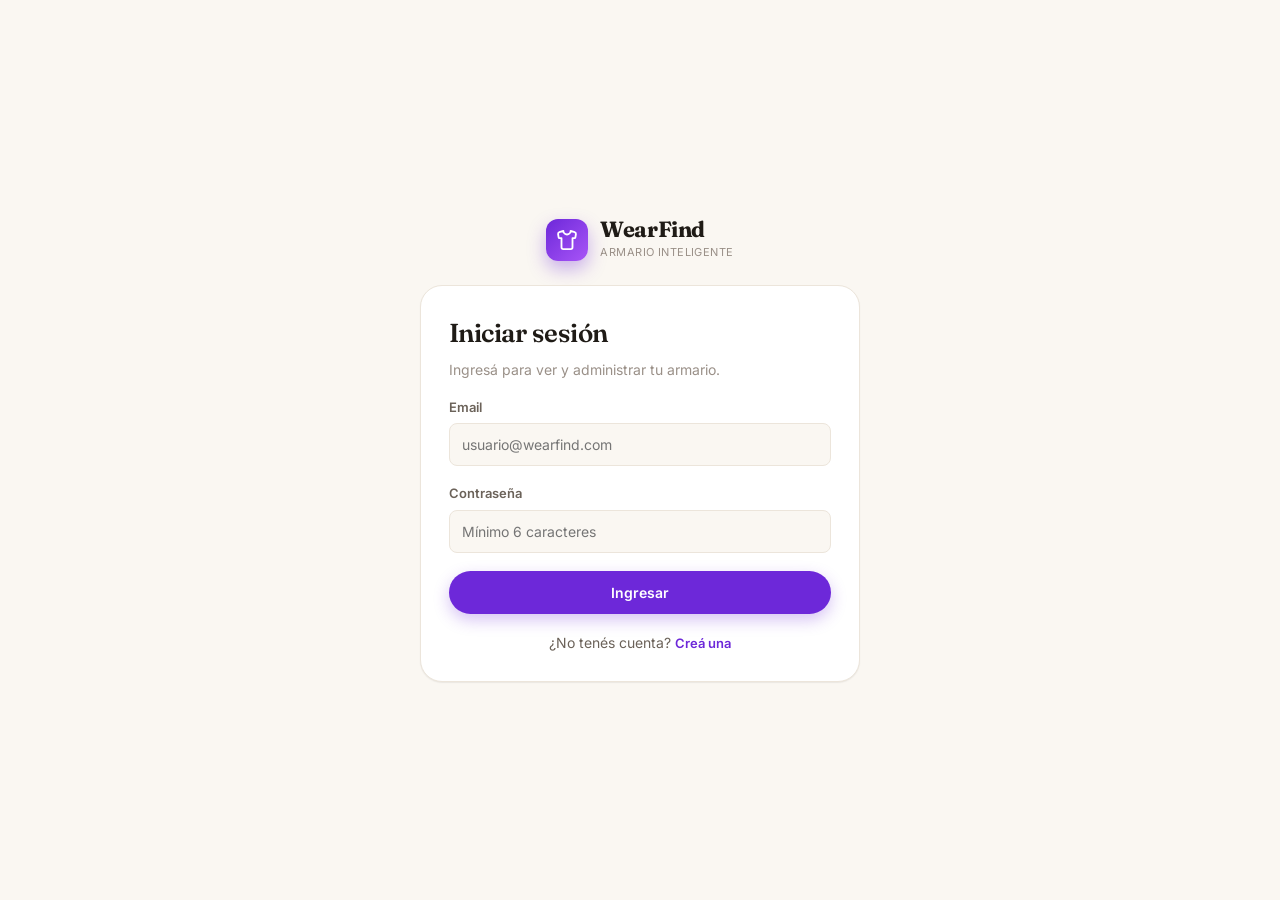
<file: src/main/resources/static/index.html>
<!DOCTYPE html>
<html lang="es">
<head>
  <meta charset="UTF-8" />
  <meta name="viewport" content="width=device-width, initial-scale=1.0" />
  <title>WearFind · Armario Inteligente</title>
  <link rel="preconnect" href="https://fonts.googleapis.com" />
  <link rel="preconnect" href="https://fonts.gstatic.com" crossorigin />
  <link href="https://fonts.googleapis.com/css2?family=Fraunces:opsz,wght@9..144,400;9..144,500;9..144,600;9..144,700&family=Inter:wght@400;500;600;700&display=swap" rel="stylesheet" />
  <link rel="stylesheet" href="css/style.css" />
</head>
<body>
  <div class="app-shell">

    <!-- Sidebar -->
    <aside class="sidebar" id="sidebar">
      <div class="brand">
        <div class="brand-mark">
          <svg viewBox="0 0 24 24" width="22" height="22" fill="none" stroke="currentColor" stroke-width="2" stroke-linecap="round" stroke-linejoin="round">
            <path d="M20.38 3.46 16 2a4 4 0 0 1-8 0L3.62 3.46a2 2 0 0 0-1.34 2.23l.58 3.47a1 1 0 0 0 .99.84H6v10c0 1.1.9 2 2 2h8a2 2 0 0 0 2-2V10h2.15a1 1 0 0 0 .99-.84l.58-3.47a2 2 0 0 0-1.34-2.23z"/>
          </svg>
        </div>
        <div class="brand-text">
          <h1>WearFind</h1>
          <span>Armario inteligente</span>
        </div>
      </div>

      <nav class="nav">
        <button class="nav-item active" data-view="dashboard">
          <svg viewBox="0 0 24 24" width="18" height="18" fill="none" stroke="currentColor" stroke-width="2" stroke-linecap="round" stroke-linejoin="round"><rect x="3" y="3" width="7" height="9"/><rect x="14" y="3" width="7" height="5"/><rect x="14" y="12" width="7" height="9"/><rect x="3" y="16" width="7" height="5"/></svg>
          <span>Dashboard</span>
        </button>
        <button class="nav-item" data-view="prendas">
          <svg viewBox="0 0 24 24" width="18" height="18" fill="none" stroke="currentColor" stroke-width="2" stroke-linecap="round" stroke-linejoin="round"><path d="M20.38 3.46 16 2a4 4 0 0 1-8 0L3.62 3.46a2 2 0 0 0-1.34 2.23l.58 3.47a1 1 0 0 0 .99.84H6v10c0 1.1.9 2 2 2h8a2 2 0 0 0 2-2V10h2.15a1 1 0 0 0 .99-.84l.58-3.47a2 2 0 0 0-1.34-2.23z"/></svg>
          <span>Mis prendas</span>
        </button>
        <button class="nav-item" data-view="usuarios">
          <svg viewBox="0 0 24 24" width="18" height="18" fill="none" stroke="currentColor" stroke-width="2" stroke-linecap="round" stroke-linejoin="round"><path d="M16 21v-2a4 4 0 0 0-4-4H6a4 4 0 0 0-4 4v2"/><circle cx="9" cy="7" r="4"/><path d="M22 21v-2a4 4 0 0 0-3-3.87"/><path d="M16 3.13a4 4 0 0 1 0 7.75"/></svg>
          <span>Usuarios</span>
        </button>
        <button class="nav-item" data-view="agregar">
          <svg viewBox="0 0 24 24" width="18" height="18" fill="none" stroke="currentColor" stroke-width="2" stroke-linecap="round" stroke-linejoin="round"><circle cx="12" cy="12" r="10"/><path d="M12 8v8"/><path d="M8 12h8"/></svg>
          <span>Agregar prenda</span>
        </button>
      </nav>

      <div class="sidebar-footer">
        <div class="session-card">
          <div class="avatar sm" id="sessionAvatar">?</div>
          <div class="user-meta">
            <span class="user-label">Sesión iniciada</span>
            <strong id="sessionName">—</strong>
          </div>
          <button class="btn btn-ghost btn-logout" id="logoutBtn" title="Cerrar sesión" aria-label="Cerrar sesión">
            <svg viewBox="0 0 24 24" width="16" height="16" fill="none" stroke="currentColor" stroke-width="2" stroke-linecap="round" stroke-linejoin="round"><path d="M9 21H5a2 2 0 0 1-2-2V5a2 2 0 0 1 2-2h4"/><polyline points="16 17 21 12 16 7"/><line x1="21" y1="12" x2="9" y2="12"/></svg>
          </button>
        </div>

        <div class="user-card" id="userSwitcher">
          <div class="avatar" id="currentUserAvatar">?</div>
          <div class="user-meta">
            <span class="user-label">Viendo armario de</span>
            <strong id="currentUserName">Todos</strong>
          </div>
          <svg class="chev" viewBox="0 0 24 24" width="16" height="16" fill="none" stroke="currentColor" stroke-width="2" stroke-linecap="round" stroke-linejoin="round"><path d="m6 9 6 6 6-6"/></svg>
        </div>
      </div>
    </aside>

    <!-- Main -->
    <main class="main">
      <!-- Topbar -->
      <header class="topbar">
        <button class="menu-toggle" id="menuToggle" aria-label="Abrir menú">
          <svg viewBox="0 0 24 24" width="22" height="22" fill="none" stroke="currentColor" stroke-width="2" stroke-linecap="round" stroke-linejoin="round"><line x1="4" y1="6" x2="20" y2="6"/><line x1="4" y1="12" x2="20" y2="12"/><line x1="4" y1="18" x2="20" y2="18"/></svg>
        </button>

        <div class="search-wrap">
          <svg viewBox="0 0 24 24" width="18" height="18" fill="none" stroke="currentColor" stroke-width="2" stroke-linecap="round" stroke-linejoin="round"><circle cx="11" cy="11" r="8"/><path d="m21 21-4.3-4.3"/></svg>
          <input type="search" id="searchInput" placeholder="Buscar por nombre, color, marca..." autocomplete="off" />
        </div>

        <div class="topbar-actions">
          <button class="btn btn-ghost" id="refreshBtn" title="Recargar">
            <svg viewBox="0 0 24 24" width="18" height="18" fill="none" stroke="currentColor" stroke-width="2" stroke-linecap="round" stroke-linejoin="round"><path d="M3 12a9 9 0 0 1 9-9 9.75 9.75 0 0 1 6.74 2.74L21 8"/><path d="M21 3v5h-5"/><path d="M21 12a9 9 0 0 1-9 9 9.75 9.75 0 0 1-6.74-2.74L3 16"/><path d="M8 16H3v5"/></svg>
          </button>

          <button class="btn btn-primary" id="newPrendaBtn">
            <svg viewBox="0 0 24 24" width="16" height="16" fill="none" stroke="currentColor" stroke-width="2.5" stroke-linecap="round" stroke-linejoin="round"><path d="M12 5v14"/><path d="M5 12h14"/></svg>
            <span>Nueva prenda</span>
          </button>
        </div>
      </header>

      <!-- Content -->
      <section class="content" id="content">

        <!-- DASHBOARD -->
        <div class="view" id="view-dashboard">
          <div class="page-head">
            <div>
              <p class="eyebrow">Resumen</p>
              <h2>Tu armario de un vistazo</h2>
              <p class="muted">Estadísticas en tiempo real de tus prendas y combinaciones.</p>
            </div>
          </div>

          <div class="stat-grid" id="statGrid"></div>

          <div class="dash-row">
            <div class="card panel">
              <div class="panel-head">
                <h3>Prendas por estación</h3>
                <span class="chip" id="totalSeasons">—</span>
              </div>
              <div class="bars" id="seasonBars"></div>
            </div>

            <div class="card panel">
              <div class="panel-head">
                <h3>Colores más usados</h3>
                <span class="chip">Top 5</span>
              </div>
              <div class="color-list" id="colorList"></div>
            </div>
          </div>

          <div class="card panel">
            <div class="panel-head">
              <h3>Favoritos ★</h3>
              <button class="link" data-goto="prendas">Ver todas</button>
            </div>
            <div class="mini-grid" id="favGrid"></div>
          </div>
        </div>

        <!-- PRENDAS -->
        <div class="view hidden" id="view-prendas">
          <div class="page-head">
            <div>
              <p class="eyebrow">Catálogo</p>
              <h2>Mis prendas</h2>
              <p class="muted" id="prendasSubtitle">Todas las prendas cargadas</p>
            </div>
          </div>

          <div class="filter-bar">
            <div class="chips" id="seasonChips">
              <button class="chip-btn active" data-season="all">Todas</button>
              <button class="chip-btn" data-season="Verano">Verano</button>
              <button class="chip-btn" data-season="Invierno">Invierno</button>
              <button class="chip-btn" data-season="Otoño">Otoño</button>
              <button class="chip-btn" data-season="Primavera">Primavera</button>
              <button class="chip-btn" data-season="Todo el año">Todo el año</button>
            </div>
            <label class="toggle-fav">
              <input type="checkbox" id="favOnlyToggle" />
              <span>★ Solo favoritos</span>
            </label>
          </div>

          <div class="grid" id="prendaGrid"></div>

          <div class="empty hidden" id="prendaEmpty">
            <div class="empty-ill">👕</div>
            <h3>No hay prendas para mostrar</h3>
            <p>Agregá tu primera prenda para empezar a organizar tu armario.</p>
            <button class="btn btn-primary" data-action="new">+ Nueva prenda</button>
          </div>
        </div>

        <!-- USUARIOS -->
        <div class="view hidden" id="view-usuarios">
          <div class="page-head">
            <div>
              <p class="eyebrow">Comunidad</p>
              <h2>Usuarios</h2>
              <p class="muted">Explorá los armarios de la comunidad de WearFind</p>
            </div>
          </div>

          <div class="user-grid" id="userGrid"></div>

          <div class="empty hidden" id="userEmpty">
            <div class="empty-ill">👥</div>
            <h3>No hay usuarios todavía</h3>
            <p>Aún no se han registrado usuarios en la plataforma.</p>
          </div>
        </div>

        <!-- AGREGAR PRENDA -->
        <div class="view hidden" id="view-agregar">
          <div class="page-head">
            <div>
              <p class="eyebrow">Formulario</p>
              <h2>Agregar prenda</h2>
              <p class="muted">Completá los datos de la prenda</p>
            </div>
          </div>

          <form class="form-card" id="prendaForm">
            <div class="form-row form-img-preview">
              <div class="img-preview" id="imgPreview">
                <svg viewBox="0 0 24 24" width="42" height="42" fill="none" stroke="currentColor" stroke-width="1.5" stroke-linecap="round" stroke-linejoin="round"><rect x="3" y="3" width="18" height="18" rx="2"/><circle cx="8.5" cy="8.5" r="1.5"/><polyline points="21 15 16 10 5 21"/></svg>
                <span>Vista previa</span>
              </div>
              <div class="field">
                <label>URL de imagen</label>
                <input type="url" name="url_imagen" id="urlImagenInput" placeholder="https://..." />
                <p class="hint">Pegá una URL pública directa. Si la dejás vacía, se usará un placeholder.</p>
              </div>
            </div>

            <div class="form-row">
              <div class="field">
                <label>Nombre *</label>
                <input type="text" name="nombre" required placeholder="Ej: Campera de plumas" />
              </div>
              <div class="field">
                <label>Marca</label>
                <input type="text" name="marca" placeholder="Ej: Adidas" />
              </div>
            </div>

            <div class="form-row">
              <div class="field">
                <label>Color</label>
                <input type="text" name="color" placeholder="Ej: Verde" list="colorList2" />
                <datalist id="colorList2">
                  <option value="Negro"></option>
                  <option value="Blanco"></option>
                  <option value="Gris"></option>
                  <option value="Beige"></option>
                  <option value="Cámel"></option>
                  <option value="Azul"></option>
                  <option value="Verde"></option>
                  <option value="Rojo"></option>
                  <option value="Bordó"></option>
                  <option value="Rosa"></option>
                  <option value="Marrón"></option>
                </datalist>
              </div>
              <div class="field">
                <label>Talle</label>
                <select name="talle">
                  <option value="">— Sin especificar —</option>
                  <option value="XS">XS</option>
                  <option value="S">S</option>
                  <option value="M">M</option>
                  <option value="L">L</option>
                  <option value="XL">XL</option>
                  <option value="XXL">XXL</option>
                  <option value="Único">Único</option>
                </select>
              </div>
              <div class="field">
                <label>Estación</label>
                <select name="estacion">
                  <option value="Todo el año">Todo el año</option>
                  <option value="Verano">Verano</option>
                  <option value="Invierno">Invierno</option>
                  <option value="Otoño">Otoño</option>
                  <option value="Primavera">Primavera</option>
                </select>
              </div>
            </div>

            <div class="field">
              <label>Descripción</label>
              <textarea name="descripcion" rows="3" placeholder="Detalles: tela, uso, combinaciones..."></textarea>
            </div>

            <div class="form-row">
              <div class="field">
                <label>Asignar a usuario</label>
                <select name="usuarioId" id="usuarioSelect">
                  <option value="">— Sin asignar —</option>
                </select>
                <p class="hint">La prenda se guardará en tu armario.</p>
              </div>
              <label class="check">
                <input type="checkbox" name="favorito" />
                <span class="check-mark"></span>
                <span>Marcar como favorito ★</span>
              </label>
            </div>

            <div class="form-actions">
              <button type="button" class="btn btn-ghost" data-action="cancel-prenda">Cancelar</button>
              <button type="submit" class="btn btn-primary" id="savePrendaBtn">
                <svg viewBox="0 0 24 24" width="16" height="16" fill="none" stroke="currentColor" stroke-width="2.5" stroke-linecap="round" stroke-linejoin="round"><path d="M19 21H5a2 2 0 0 1-2-2V5a2 2 0 0 1 2-2h11l5 5v11a2 2 0 0 1-2 2z"/><polyline points="17 21 17 13 7 13 7 21"/><polyline points="7 3 7 8 15 8"/></svg>
                <span>Guardar prenda</span>
              </button>
            </div>
          </form>
        </div>

      </section>
    </main>
  </div>

  <!-- Modal: confirm delete -->
  <div class="modal hidden" id="confirmModal">
    <div class="modal-backdrop"></div>
    <div class="modal-card">
      <div class="modal-icon danger">!</div>
      <h3 id="confirmTitle">¿Eliminar?</h3>
      <p id="confirmMessage">Esta acción no se puede deshacer.</p>
      <div class="modal-actions">
        <button class="btn btn-ghost" id="confirmCancel">Cancelar</button>
        <button class="btn btn-danger" id="confirmAccept">Eliminar</button>
      </div>
    </div>
  </div>

  <!-- Drawer: user switcher -->
  <div class="drawer hidden" id="userDrawer">
    <div class="drawer-backdrop"></div>
    <div class="drawer-panel">
      <div class="drawer-head">
        <h3>Cambiar armario</h3>
        <button class="icon-btn" id="drawerClose" aria-label="Cerrar">×</button>
      </div>
      <div class="drawer-body" id="drawerBody"></div>
    </div>
  </div>

  <!-- Toast -->
  <div class="toast" id="toast"></div>

  <script src="js/api.js"></script>
  <script src="js/app.js"></script>
</body>
</html>
</file>
<file: src/main/resources/static/css/style.css>
/* ============================================================
   WearFind · Frontend Stylesheet
   Vanilla CSS · Mobile-first · CSS variables
   ============================================================ */

/* ---------- Design tokens ---------- */
:root {
  /* Palette — warm fashion-tech */
  --bg: #faf7f2;
  --bg-elev: #ffffff;
  --bg-soft: #f3eee6;
  --ink: #1f1b16;/* ============================================================
   WearFind · Vanilla CSS
   Frontend Stylesheet · Mobile-first · CSS variables
   ============================================================ */

:root {
  --bg: #faf7f2;
  --bg-elev: #ffffff;
  --bg-soft: #f3eee6;
  --ink: #1f1b16;
  --ink-soft: #6b6259;
  --ink-muted: #9a9088;
  --line: #ece5db;
  --line-strong: #d9d0c2;

  --brand: #6d28d9;
  --brand-soft: #f3eefe;
  --brand-ink: #4c1d95;

  --accent: #e11d48;
  --accent-soft: #ffe4ea;

  --ok: #15803d;
  --warn: #b45309;
  --danger: #dc2626;

  --shadow-sm: 0 1px 2px rgba(31,27,22,.04), 0 1px 1px rgba(31,27,22,.03);
  --shadow-md: 0 4px 12px rgba(31,27,22,.06), 0 2px 4px rgba(31,27,22,.04);
  --shadow-lg: 0 20px 50px rgba(31,27,22,.14), 0 8px 18px rgba(31,27,22,.08);

  --radius-sm: 8px;
  --radius: 14px;
  --radius-lg: 22px;
  --rhythm: 16px;

  --font-display: "Fraunces", Georgia, "Times New Roman", serif;
  --font-body: "Inter", -apple-system, BlinkMacSystemFont, "Segoe UI", Roboto, sans-serif;
}

/* ---------- Reset ---------- */
*, *::before, *::after { box-sizing: border-box; }
* { margin: 0; padding: 0; }
html, body { height: 100%; }
body {
  font-family: var(--font-body);
  background: var(--bg);
  color: var(--ink);
  font-size: 15px;
  line-height: 1.5;
  -webkit-font-smoothing: antialiased;
  -moz-osx-font-smoothing: grayscale;
}
img { max-width: 100%; display: block; }
button, input, select, textarea { font: inherit; color: inherit; }
button { cursor: pointer; border: none; background: none; }
a { color: inherit; text-decoration: none; }
svg { display: block; }

/* ---------- App shell ---------- */
.app-shell {
  display: grid;
  grid-template-columns: 264px 1fr;
  min-height: 100vh;
}

/* ---------- Sidebar ---------- */
.sidebar {
  background: var(--bg-elev);
  border-right: 1px solid var(--line);
  display: flex;
  flex-direction: column;
  padding: 22px 18px;
  position: sticky;
  top: 0;
  height: 100vh;
  gap: 28px;
  z-index: 50;
}

.brand {
  display: flex;
  align-items: center;
  gap: 12px;
  padding: 0 4px;
}
.brand-mark {
  width: 42px;
  height: 42px;
  border-radius: 12px;
  background: linear-gradient(135deg, var(--brand), #a855f7);
  color: #fff;
  display: grid;
  place-items: center;
  box-shadow: 0 8px 18px rgba(109,40,217,.35);
}
.brand-text h1 {
  font-family: var(--font-display);
  font-size: 22px;
  font-weight: 700;
  letter-spacing: -0.02em;
  line-height: 1;
}
.brand-text span {
  font-size: 11px;
  color: var(--ink-muted);
  letter-spacing: .04em;
  text-transform: uppercase;
}

.nav {
  display: flex;
  flex-direction: column;
  gap: 4px;
  flex: 1;
}
.nav-item {
  display: flex;
  align-items: center;
  gap: 12px;
  padding: 11px 14px;
  border-radius: var(--radius-sm);
  color: var(--ink-soft);
  font-weight: 500;
  transition: background .15s, color .15s, transform .1s;
  text-align: left;
  width: 100%;
}
.nav-item:hover { background: var(--bg-soft); color: var(--ink); }
.nav-item.active {
  background: var(--brand-soft);
  color: var(--brand-ink);
}
.nav-item svg { color: var(--ink-muted); transition: color .15s; }
.nav-item.active svg { color: var(--brand); }

.sidebar-footer { margin-top: auto; }
.user-card {
  display: flex;
  align-items: center;
  gap: 10px;
  padding: 10px 12px;
  border-radius: var(--radius);
  background: var(--bg-soft);
  border: 1px solid var(--line);
  cursor: pointer;
  transition: background .15s, border-color .15s;
}
.user-card:hover { background: var(--brand-soft); border-color: var(--brand-soft); }
.avatar {
  width: 36px;
  height: 36px;
  border-radius: 50%;
  background: linear-gradient(135deg, var(--brand), #c084fc);
  color: #fff;
  display: grid;
  place-items: center;
  font-weight: 700;
  font-size: 14px;
  flex-shrink: 0;
}
.avatar.sm { width: 32px; height: 32px; font-size: 13px; }
.user-meta { display: flex; flex-direction: column; flex: 1; min-width: 0; }
.user-label { font-size: 11px; color: var(--ink-muted); }
.user-meta strong {
  font-size: 13px;
  font-weight: 600;
  white-space: nowrap;
  overflow: hidden;
  text-overflow: ellipsis;
}
.chev { color: var(--ink-muted); }

/* ---------- Main ---------- */
.main {
  display: flex;
  flex-direction: column;
  min-width: 0;
}
.topbar {
  position: sticky;
  top: 0;
  z-index: 30;
  background: rgba(250, 247, 242, 0.85);
  backdrop-filter: blur(12px);
  -webkit-backdrop-filter: blur(12px);
  border-bottom: 1px solid var(--line);
  padding: 14px 32px;
  display: flex;
  align-items: center;
  gap: 16px;
}
.menu-toggle { display: none; color: var(--ink-soft); }
.search-wrap {
  flex: 1;
  max-width: 480px;
  position: relative;
  display: flex;
  align-items: center;
}
.search-wrap svg {
  position: absolute;
  left: 14px;
  color: var(--ink-muted);
  pointer-events: none;
}
.search-wrap input {
  width: 100%;
  padding: 10px 14px 10px 42px;
  border-radius: 999px;
  border: 1px solid var(--line);
  background: var(--bg-elev);
  transition: border-color .15s, box-shadow .15s;
}
.search-wrap input:focus {
  outline: none;
  border-color: var(--brand);
  box-shadow: 0 0 0 3px var(--brand-soft);
}
.topbar-actions { display: flex; gap: 10px; margin-left: auto; }

/* ---------- Buttons ---------- */
.btn {
  display: inline-flex;
  align-items: center;
  gap: 8px;
  padding: 10px 16px;
  border-radius: 999px;
  font-weight: 600;
  font-size: 14px;
  transition: background .15s, color .15s, transform .1s, box-shadow .15s;
  border: 1px solid transparent;
  white-space: nowrap;
}
.btn:active { transform: translateY(1px); }
.btn-primary {
  background: var(--brand);
  color: #fff;
  box-shadow: 0 6px 16px rgba(109,40,217,.28);
}
.btn-primary:hover { background: var(--brand-ink); }
.btn-ghost {
  background: var(--bg-elev);
  color: var(--ink-soft);
  border-color: var(--line);
}
.btn-ghost:hover { background: var(--bg-soft); color: var(--ink); }
.btn-danger {
  background: var(--accent);
  color: #fff;
  box-shadow: 0 6px 16px rgba(225,29,72,.28);
}
.btn-danger:hover { background: #be123c; }
.icon-btn {
  width: 36px;
  height: 36px;
  border-radius: 50%;
  display: grid;
  place-items: center;
  color: var(--ink-soft);
  font-size: 22px;
  transition: background .15s;
}
.icon-btn:hover { background: var(--bg-soft); }
.link {
  color: var(--brand);
  font-weight: 600;
  font-size: 13px;
}
.link:hover { text-decoration: underline; }

/* ---------- Content ---------- */
.content { padding: 32px; max-width: 1280px; width: 100%; margin: 0 auto; }
.view { animation: fade .25s ease; }
.view.hidden { display: none; }
@keyframes fade {
  from { opacity: 0; transform: translateY(6px); }
  to { opacity: 1; transform: translateY(0); }
}

.page-head {
  display: flex;
  align-items: flex-end;
  justify-content: space-between;
  gap: 24px;
  margin-bottom: 28px;
  flex-wrap: wrap;
}
.eyebrow {
  font-size: 11px;
  text-transform: uppercase;
  letter-spacing: .12em;
  color: var(--brand);
  font-weight: 700;
  margin-bottom: 6px;
}
.page-head h2 {
  font-family: var(--font-display);
  font-size: 36px;
  font-weight: 600;
  letter-spacing: -0.02em;
  line-height: 1.1;
}
.muted { color: var(--ink-muted); font-size: 14px; margin-top: 6px; }

/* ---------- Stat grid ---------- */
.stat-grid {
  display: grid;
  grid-template-columns: repeat(4, 1fr);
  gap: 16px;
  margin-bottom: 24px;
}
.stat {
  background: var(--bg-elev);
  border: 1px solid var(--line);
  border-radius: var(--radius);
  padding: 22px;
  position: relative;
  overflow: hidden;
  transition: transform .2s, box-shadow .2s;
}
.stat:hover { transform: translateY(-3px); box-shadow: var(--shadow-md); }
.stat-icon {
  width: 42px;
  height: 42px;
  border-radius: 12px;
  display: grid;
  place-items: center;
  margin-bottom: 16px;
}
.stat-icon svg { color: #fff; }
.stat-value {
  font-family: var(--font-display);
  font-size: 34px;
  font-weight: 600;
  line-height: 1;
  letter-spacing: -0.02em;
}
.stat-label {
  color: var(--ink-muted);
  font-size: 13px;
  margin-top: 6px;
}

/* ---------- Cards / Panels ---------- */
.card {
  background: var(--bg-elev);
  border: 1px solid var(--line);
  border-radius: var(--radius-lg);
  box-shadow: var(--shadow-sm);
}
.panel { padding: 22px; }
.panel-head {
  display: flex;
  align-items: center;
  justify-content: space-between;
  margin-bottom: 18px;
}
.panel-head h3 {
  font-family: var(--font-display);
  font-size: 18px;
  font-weight: 600;
  letter-spacing: -0.01em;
}
.chip {
  font-size: 11px;
  background: var(--bg-soft);
  color: var(--ink-soft);
  padding: 3px 10px;
  border-radius: 999px;
  font-weight: 600;
}
.dash-row {
  display: grid;
  grid-template-columns: 1.4fr 1fr;
  gap: 16px;
  margin-bottom: 16px;
}

/* ---------- Bars (season breakdown) ---------- */
.bars { display: flex; flex-direction: column; gap: 12px; }
.bar-row { display: flex; align-items: center; gap: 12px; }
.bar-label { width: 90px; font-size: 13px; color: var(--ink-soft); font-weight: 500; }
.bar-track {
  flex: 1;
  height: 10px;
  background: var(--bg-soft);
  border-radius: 999px;
  overflow: hidden;
}
.bar-fill {
  height: 100%;
  border-radius: 999px;
  transition: width .6s cubic-bezier(.2,.8,.2,1);
}
.bar-value { font-size: 13px; font-weight: 600; min-width: 28px; text-align: right; }

/* ---------- Color list ---------- */
.color-list { display: flex; flex-direction: column; gap: 10px; }
.color-item {
  display: flex;
  align-items: center;
  gap: 12px;
  padding: 8px 10px;
  border-radius: var(--radius-sm);
  transition: background .15s;
}
.color-item:hover { background: var(--bg-soft); }
.color-dot {
  width: 22px;
  height: 22px;
  border-radius: 50%;
  border: 2px solid var(--bg-elev);
  box-shadow: 0 0 0 1px var(--line);
  flex-shrink: 0;
}
.color-name { flex: 1; font-weight: 500; font-size: 14px; }
.color-count {
  font-size: 13px;
  color: var(--ink-muted);
  background: var(--bg-soft);
  padding: 2px 8px;
  border-radius: 999px;
}

/* ---------- Mini grid (favorites) ---------- */
.mini-grid {
  display: grid;
  grid-template-columns: repeat(auto-fill, minmax(150px, 1fr));
  gap: 12px;
}
.mini-card {
  background: var(--bg-soft);
  border-radius: var(--radius);
  overflow: hidden;
  transition: transform .15s;
}
.mini-card:hover { transform: translateY(-2px); }
.mini-card .mini-img {
  aspect-ratio: 1/1;
  background: var(--line);
  background-size: cover;
  background-position: center;
  display: grid;
  place-items: center;
  font-family: var(--font-display);
  font-size: 32px;
  font-weight: 600;
  color: var(--ink-muted);
}
.mini-card .mini-info { padding: 10px 12px; }
.mini-card .mini-info strong { font-size: 13px; font-weight: 600; display: block; }
.mini-card .mini-info span { font-size: 12px; color: var(--ink-muted); }

/* ---------- Filter bar ---------- */
.filter-bar {
  display: flex;
  align-items: center;
  justify-content: space-between;
  gap: 16px;
  margin-bottom: 22px;
  flex-wrap: wrap;
}
.chips { display: flex; gap: 8px; flex-wrap: wrap; }
.chip-btn {
  padding: 7px 14px;
  border-radius: 999px;
  font-size: 13px;
  font-weight: 500;
  color: var(--ink-soft);
  background: var(--bg-elev);
  border: 1px solid var(--line);
  transition: all .15s;
}
.chip-btn:hover { border-color: var(--line-strong); }
.chip-btn.active {
  background: var(--brand);
  border-color: var(--brand);
  color: #fff;
}
.toggle-fav {
  display: inline-flex;
  align-items: center;
  gap: 8px;
  cursor: pointer;
  font-size: 13px;
  color: var(--ink-soft);
  font-weight: 500;
  user-select: none;
}
.toggle-fav input { accent-color: var(--accent); width: 16px; height: 16px; }

/* ---------- Prenda grid ---------- */
.grid {
  display: grid;
  grid-template-columns: repeat(auto-fill, minmax(220px, 1fr));
  gap: 18px;
}
.card-prenda {
  background: var(--bg-elev);
  border: 1px solid var(--line);
  border-radius: var(--radius-lg);
  overflow: hidden;
  display: flex;
  flex-direction: column;
  transition: transform .2s, box-shadow .2s, border-color .2s;
  position: relative;
}
.card-prenda:hover {
  transform: translateY(-4px);
  box-shadow: var(--shadow-lg);
  border-color: var(--line-strong);
}
.card-prenda.fav { border-color: var(--accent); }
.card-prenda.fav::before {
  content: "";
  position: absolute;
  inset: 0;
  border-radius: var(--radius-lg);
  pointer-events: none;
  box-shadow: 0 0 0 2px var(--accent-soft) inset;
}
.prenda-img {
  aspect-ratio: 4/5;
  background: var(--bg-soft);
  background-size: cover;
  background-position: center;
  position: relative;
  display: grid;
  place-items: center;
  color: var(--ink-muted);
  overflow: hidden;
}
.prenda-img .placeholder {
  font-family: var(--font-display);
  font-size: 50px;
  font-weight: 600;
  color: var(--line-strong);
  letter-spacing: -.04em;
}
.prenda-img .no-img {
  width: 100%;
  height: 100%;
  display: grid;
  place-items: center;
  background: linear-gradient(135deg, var(--bg-soft), var(--line));
}
.fav-badge {
  position: absolute;
  top: 10px;
  right: 10px;
  background: var(--bg-elev);
  color: var(--accent);
  width: 32px;
  height: 32px;
  border-radius: 50%;
  display: grid;
  place-items: center;
  box-shadow: var(--shadow-sm);
  cursor: pointer;
  transition: transform .15s, color .15s;
}
.fav-badge:hover { transform: scale(1.1); }
.fav-badge.active { background: var(--accent); color: #fff; }

.season-tag {
  position: absolute;
  top: 10px;
  left: 10px;
  font-size: 11px;
  padding: 4px 10px;
  border-radius: 999px;
  font-weight: 600;
  background: rgba(255,255,255,.92);
  backdrop-filter: blur(6px);
  color: var(--ink);
}

.prenda-body {
  padding: 14px 16px 16px;
  display: flex;
  flex-direction: column;
  gap: 6px;
  flex: 1;
}
.prenda-name {
  font-family: var(--font-display);
  font-size: 17px;
  font-weight: 600;
  letter-spacing: -0.01em;
  line-height: 1.2;
}
.prenda-meta {
  display: flex;
  align-items: center;
  gap: 8px;
  font-size: 12px;
  color: var(--ink-muted);
  flex-wrap: wrap;
}
.color-pill {
  display: inline-flex;
  align-items: center;
  gap: 5px;
  font-weight: 500;
  color: var(--ink-soft);
}
.color-pill::before {
  content: "";
  width: 10px;
  height: 10px;
  border-radius: 50%;
  background: var(--c, var(--ink-muted));
  border: 1px solid rgba(0,0,0,.1);
}
.prenda-desc {
  font-size: 13px;
  color: var(--ink-soft);
  display: -webkit-box;
  -webkit-line-clamp: 2;
  -webkit-box-orient: vertical;
  overflow: hidden;
  margin-top: 4px;
}
.prenda-foot {
  display: flex;
  align-items: center;
  justify-content: space-between;
  margin-top: auto;
  padding-top: 12px;
  border-top: 1px solid var(--line);
}
.prenda-foot .owner {
  font-size: 12px;
  color: var(--ink-muted);
}
.prenda-foot .owner strong { color: var(--ink-soft); font-weight: 600; }
.card-actions { display: flex; gap: 4px; }
.card-actions button {
  width: 30px;
  height: 30px;
  border-radius: 8px;
  display: grid;
  place-items: center;
  color: var(--ink-muted);
  transition: background .15s, color .15s;
}
.card-actions button:hover { background: var(--bg-soft); color: var(--ink); }
.card-actions .del:hover { background: var(--accent-soft); color: var(--accent); }

/* ---------- Empty state ---------- */
.empty {
  text-align: center;
  padding: 60px 20px;
  color: var(--ink-soft);
}
.empty.hidden { display: none; }
.empty-ill { font-size: 56px; margin-bottom: 16px; opacity: .8; }
.empty h3 {
  font-family: var(--font-display);
  font-size: 22px;
  font-weight: 600;
  margin-bottom: 8px;
  color: var(--ink);
}
.empty p { margin-bottom: 18px; }

/* ---------- User grid ---------- */
.user-grid {
  display: grid;
  grid-template-columns: repeat(auto-fill, minmax(280px, 1fr));
  gap: 16px;
}
.user-card-lg {
  background: var(--bg-elev);
  border: 1px solid var(--line);
  border-radius: var(--radius-lg);
  padding: 22px;
  display: flex;
  flex-direction: column;
  gap: 14px;
  transition: transform .2s, box-shadow .2s, border-color .2s;
}
.user-card-lg:hover {
  transform: translateY(-3px);
  box-shadow: var(--shadow-md);
  border-color: var(--brand);
}
.user-card-lg .user-head {
  display: flex;
  align-items: center;
  gap: 12px;
}
.user-card-lg .avatar-lg {
  width: 48px;
  height: 48px;
  border-radius: 50%;
  background: linear-gradient(135deg, var(--brand), #c084fc);
  color: #fff;
  display: grid;
  place-items: center;
  font-weight: 700;
  font-size: 18px;
}
.user-card-lg .user-name {
  font-family: var(--font-display);
  font-size: 19px;
  font-weight: 600;
  letter-spacing: -0.01em;
}
.user-card-lg .user-email { font-size: 13px; color: var(--ink-muted); }
.user-card-lg .user-stats {
  display: flex;
  gap: 16px;
  padding: 12px 0;
  border-top: 1px solid var(--line);
  border-bottom: 1px solid var(--line);
}
.user-card-lg .user-stat strong {
  font-family: var(--font-display);
  font-size: 22px;
  font-weight: 600;
  display: block;
}
.user-card-lg .user-stat span {
  font-size: 11px;
  color: var(--ink-muted);
  text-transform: uppercase;
  letter-spacing: .08em;
}
.user-card-lg .user-actions { display: flex; gap: 8px; margin-top: 4px; }

/* ---------- Form ---------- */
.form-card {
  background: var(--bg-elev);
  border: 1px solid var(--line);
  border-radius: var(--radius-lg);
  padding: 28px;
  display: flex;
  flex-direction: column;
  gap: 18px;
  box-shadow: var(--shadow-sm);
}
.form-row {
  display: grid;
  grid-template-columns: repeat(auto-fit, minmax(200px, 1fr));
  gap: 16px;
  align-items: flex-end;
}
.form-img-preview { grid-template-columns: 160px 1fr; align-items: stretch; }
.img-preview {
  aspect-ratio: 1/1;
  background: var(--bg-soft);
  border: 2px dashed var(--line-strong);
  border-radius: var(--radius);
  display: flex;
  flex-direction: column;
  align-items: center;
  justify-content: center;
  gap: 8px;
  color: var(--ink-muted);
  background-size: cover;
  background-position: center;
  text-align: center;
  font-size: 12px;
}
.img-preview.has-img { border-style: solid; }
.img-preview.has-img svg, .img-preview.has-img span { display: none; }

.field { display: flex; flex-direction: column; gap: 6px; }
.field label {
  font-size: 13px;
  font-weight: 600;
  color: var(--ink-soft);
}
.field input,
.field select,
.field textarea {
  padding: 10px 12px;
  border-radius: var(--radius-sm);
  border: 1px solid var(--line);
  background: var(--bg);
  transition: border-color .15s, box-shadow .15s;
  font-size: 14px;
  font-family: inherit;
  width: 100%;
}
.field textarea { resize: vertical; min-height: 70px; }
.field input:focus,
.field select:focus,
.field textarea:focus {
  outline: none;
  border-color: var(--brand);
  box-shadow: 0 0 0 3px var(--brand-soft);
  background: var(--bg-elev);
}
.hint { font-size: 12px; color: var(--ink-muted); }

.check {
  display: inline-flex;
  align-items: center;
  gap: 10px;
  cursor: pointer;
  font-size: 14px;
  font-weight: 500;
  user-select: none;
  padding: 10px 0;
}
.check input { position: absolute; opacity: 0; }
.check-mark {
  width: 20px;
  height: 20px;
  border-radius: 6px;
  border: 2px solid var(--line-strong);
  transition: background .15s, border-color .15s;
  display: grid;
  place-items: center;
  flex-shrink: 0;
}
.check input:checked + .check-mark {
  background: var(--accent);
  border-color: var(--accent);
}
.check input:checked + .check-mark::after {
  content: "✓";
  color: #fff;
  font-size: 12px;
}

.form-actions {
  display: flex;
  justify-content: flex-end;
  gap: 10px;
  padding-top: 12px;
  border-top: 1px solid var(--line);
}

/* ---------- Modal ---------- */
.modal { position: fixed; inset: 0; z-index: 100; display: grid; place-items: center; }
.modal.hidden { display: none; }
.modal-backdrop {
  position: absolute;
  inset: 0;
  background: rgba(31,27,22,.45);
  backdrop-filter: blur(4px);
  animation: fadein .15s;
}
.modal-card {
  position: relative;
  background: var(--bg-elev);
  border-radius: var(--radius-lg);
  padding: 32px;
  width: min(420px, calc(100vw - 32px));
  text-align: center;
  box-shadow: var(--shadow-lg);
  animation: popin .2s cubic-bezier(.2,.8,.2,1);
}
.modal-card h3 {
  font-family: var(--font-display);
  font-size: 22px;
  font-weight: 600;
  margin-bottom: 8px;
}
.modal-card p { color: var(--ink-soft); margin-bottom: 22px; }
.modal-icon {
  width: 56px;
  height: 56px;
  border-radius: 50%;
  background: var(--accent-soft);
  color: var(--accent);
  display: grid;
  place-items: center;
  font-size: 26px;
  font-weight: 700;
  margin: 0 auto 16px;
}
.modal-form { display: flex; flex-direction: column; gap: 14px; text-align: left; }
.modal-actions {
  display: flex;
  justify-content: center;
  gap: 10px;
  margin-top: 8px;
}
@keyframes fadein { from { opacity: 0; } to { opacity: 1; } }
@keyframes popin {
  from { opacity: 0; transform: scale(.92) translateY(8px); }
  to { opacity: 1; transform: scale(1) translateY(0); }
}

/* ---------- Drawer (user switcher) ---------- */
.drawer { position: fixed; inset: 0; z-index: 90; }
.drawer.hidden { display: none; }
.drawer-backdrop {
  position: absolute;
  inset: 0;
  background: rgba(31,27,22,.4);
  animation: fadein .15s;
}
.drawer-panel {
  position: absolute;
  top: 0;
  right: 0;
  bottom: 0;
  width: min(380px, calc(100vw - 32px));
  background: var(--bg-elev);
  box-shadow: var(--shadow-lg);
  display: flex;
  flex-direction: column;
  animation: slidein .25s cubic-bezier(.2,.8,.2,1);
}
@keyframes slidein {
  from { transform: translateX(100%); }
  to { transform: translateX(0); }
}
.drawer-head {
  padding: 22px;
  display: flex;
  align-items: center;
  justify-content: space-between;
  border-bottom: 1px solid var(--line);
}
.drawer-head h3 {
  font-family: var(--font-display);
  font-size: 20px;
  font-weight: 600;
}
.drawer-body { padding: 14px; overflow-y: auto; display: flex; flex-direction: column; gap: 4px; }
.drawer-item {
  display: flex;
  align-items: center;
  gap: 12px;
  padding: 12px;
  border-radius: var(--radius-sm);
  text-align: left;
  width: 100%;
  transition: background .15s;
}
.drawer-item:hover { background: var(--bg-soft); }
.drawer-item.active { background: var(--brand-soft); }
.drawer-item.active .avatar { background: var(--brand); }
.drawer-item strong { font-size: 14px; font-weight: 600; display: block; }
.drawer-item span { font-size: 12px; color: var(--ink-muted); }

/* ---------- Toast ---------- */
.toast {
  position: fixed;
  bottom: 28px;
  left: 50%;
  transform: translateX(-50%) translateY(20px);
  background: var(--ink);
  color: #fff;
  padding: 12px 22px;
  border-radius: 999px;
  font-size: 14px;
  font-weight: 500;
  box-shadow: var(--shadow-lg);
  opacity: 0;
  pointer-events: none;
  transition: opacity .25s, transform .25s;
  z-index: 200;
  display: flex;
  align-items: center;
  gap: 8px;
}
.toast.show {
  opacity: 1;
  transform: translateX(-50%) translateY(0);
}
.toast.success { background: var(--ok); }
.toast.error { background: var(--danger); }

/* ---------- Season colors ---------- */
.season-Verano { background: linear-gradient(135deg, #fde68a, #f59e0b); color: #92400e; }
.season-Invierno { background: linear-gradient(135deg, #dbeafe, #60a5fa); color: #1e40af; }
.season-Otoño { background: linear-gradient(135deg, #fed7aa, #f97316); color: #9a3412; }
.season-Primavera { background: linear-gradient(135deg, #d1fae5, #34d399); color: #065f46; }
.season-Todo { background: linear-gradient(135deg, #ede9fe, #a78bfa); color: #5b21b6; }

.bar-Verano { background: linear-gradient(90deg, #fbbf24, #f59e0b); }
.bar-Invierno { background: linear-gradient(90deg, #60a5fa, #3b82f6); }
.bar-Otoño { background: linear-gradient(90deg, #fb923c, #ea580c); }
.bar-Primavera { background: linear-gradient(90deg, #34d399, #10b981); }
.bar-Todo { background: linear-gradient(90deg, #a78bfa, #8b5cf6); }

/* ---------- Responsive ---------- */
@media (max-width: 1024px) {
  .stat-grid { grid-template-columns: repeat(2, 1fr); }
  .dash-row { grid-template-columns: 1fr; }
}
@media (max-width: 768px) {
  .app-shell { grid-template-columns: 1fr; }
  .sidebar {
    position: fixed;
    left: 0;
    top: 0;
    transform: translateX(-100%);
    transition: transform .25s cubic-bezier(.2,.8,.2,1);
    width: 280px;
    box-shadow: var(--shadow-lg);
  }
  .sidebar.open { transform: translateX(0); }
  .menu-toggle { display: grid; }
  .content { padding: 20px 16px; }
  .topbar { padding: 12px 16px; }
  .topbar-actions .btn span { display: none; }
  .topbar-actions .btn { padding: 10px; }
  .page-head h2 { font-size: 28px; }
  .stat-grid { grid-template-columns: 1fr 1fr; gap: 12px; }
  .stat { padding: 16px; }
  .stat-value { font-size: 26px; }
  .form-img-preview { grid-template-columns: 1fr; }
  .grid { grid-template-columns: repeat(auto-fill, minmax(150px, 1fr)); gap: 12px; }
  .prenda-name { font-size: 15px; }
}

/* ---------- Backdrop for mobile sidebar ---------- */
.scrim {
  position: fixed;
  inset: 0;
  background: rgba(31,27,22,.4);
  z-index: 40;
  opacity: 0;
  pointer-events: none;
  transition: opacity .25s;
}
.scrim.show { opacity: 1; pointer-events: auto; }

/* ---------- Login / sesión ---------- */
.auth-page [hidden] { display: none !important; }
.auth-page {
  min-height: 100vh;
  display: grid;
  place-items: center;
  padding: 24px;
}
.auth-wrap {
  width: 100%;
  max-width: 440px;
  display: flex;
  flex-direction: column;
  gap: 22px;
}
.auth-brand { justify-content: center; }
.auth-card h2 {
  font-family: var(--font-display);
  font-size: 26px;
  font-weight: 600;
  letter-spacing: -0.02em;
}
.auth-submit { width: 100%; justify-content: center; }
.auth-submit:disabled { opacity: .6; cursor: default; }
.auth-alt { text-align: center; font-size: 14px; color: var(--ink-soft); }
.auth-error {
  background: var(--accent-soft);
  color: var(--danger);
  border: 1px solid var(--danger);
  border-radius: var(--radius-sm);
  padding: 10px 12px;
  font-size: 14px;
  font-weight: 500;
}

.session-card {
  display: flex;
  align-items: center;
  gap: 10px;
  padding: 10px 12px;
  margin-bottom: 10px;
  border-radius: var(--radius);
  background: var(--brand-soft);
  border: 1px solid var(--brand-soft);
}
.session-card .btn-logout {
  padding: 8px;
  border-radius: 50%;
  flex-shrink: 0;
}
.session-card .btn-logout:hover { color: var(--danger); }
  --ink-soft: #6b6259;
  --ink-muted: #9a9088;
  --line: #ece5db;
  --line-strong: #d9d0c2;

  --brand: #6d28d9;        /* deep violet */
  --brand-soft: #f3eefe;
  --brand-ink: #4c1d95;
  --accent: #e11d48;       /* rose — for favorites */
  --accent-soft: #ffe4ea;
  --ok: #15803d;
  --warn: #b45309;
  --danger: #dc2626;

  --shadow-sm: 0 1px 2px rgba(31,27,22,.04), 0 1px 1px rgba(31,27,22,.03);
  --shadow-md: 0 4px 12px rgba(31,27,22,.06), 0 2px 4px rgba(31,27,22,.04);
  --shadow-lg: 0 20px 50px rgba(31,27,22,.14), 0 8px 18px rgba(31,27,22,.08);

  --radius-sm: 8px;
  --radius: 14px;
  --radius-lg: 22px;

  --rhythm: 16px;

  --font-display: "Fraunces", Georgia, "Times New Roman", serif;
  --font-body: "Inter", -apple-system, BlinkMacSystemFont, "Segoe UI", Roboto, sans-serif;
}

/* ---------- Reset ---------- */
*,
*::before,
*::after { box-sizing: border-box; }
* { margin: 0; padding: 0; }
html, body { height: 100%; }
body {
  font-family: var(--font-body);
  background: var(--bg);
  color: var(--ink);
  font-size: 15px;
  line-height: 1.5;
  -webkit-font-smoothing: antialiased;
  -moz-osx-font-smoothing: grayscale;
}
img { max-width: 100%; display: block; }
button, input, select, textarea { font: inherit; color: inherit; }
button { cursor: pointer; border: none; background: none; }
a { color: inherit; text-decoration: none; }
svg { display: block; }

/* ---------- App shell ---------- */
.app-shell {
  display: grid;
  grid-template-columns: 264px 1fr;
  min-height: 100vh;
}

/* ---------- Sidebar ---------- */
.sidebar {
  background: var(--bg-elev);
  border-right: 1px solid var(--line);
  display: flex;
  flex-direction: column;
  padding: 22px 18px;
  position: sticky;
  top: 0;
  height: 100vh;
  gap: 28px;
  z-index: 50;
}

.brand {
  display: flex;
  align-items: center;
  gap: 12px;
  padding: 0 4px;
}
.brand-mark {
  width: 42px;
  height: 42px;
  border-radius: 12px;
  background: linear-gradient(135deg, var(--brand), #a855f7);
  color: #fff;
  display: grid;
  place-items: center;
  box-shadow: 0 8px 18px rgba(109,40,217,.35);
}
.brand-text h1 {
  font-family: var(--font-display);
  font-size: 22px;
  font-weight: 700;
  letter-spacing: -0.02em;
  line-height: 1;
}
.brand-text span {
  font-size: 11px;
  color: var(--ink-muted);
  letter-spacing: .04em;
  text-transform: uppercase;
}

.nav {
  display: flex;
  flex-direction: column;
  gap: 4px;
  flex: 1;
}
.nav-item {
  display: flex;
  align-items: center;
  gap: 12px;
  padding: 11px 14px;
  border-radius: var(--radius-sm);
  color: var(--ink-soft);
  font-weight: 500;
  transition: background .15s, color .15s, transform .1s;
  text-align: left;
  width: 100%;
}
.nav-item:hover { background: var(--bg-soft); color: var(--ink); }
.nav-item.active {
  background: var(--brand-soft);
  color: var(--brand-ink);
}
.nav-item.active svg { color: var(--brand); }
.nav-item svg { color: var(--ink-muted); transition: color .15s; }

.sidebar-footer { margin-top: auto; }
.user-card {
  display: flex;
  align-items: center;
  gap: 10px;
  padding: 10px 12px;
  border-radius: var(--radius);
  background: var(--bg-soft);
  border: 1px solid var(--line);
  cursor: pointer;
  transition: background .15s, border-color .15s;
}
.user-card:hover { background: var(--brand-soft); border-color: var(--brand-soft); }
.avatar {
  width: 36px;
  height: 36px;
  border-radius: 50%;
  background: linear-gradient(135deg, var(--brand), #c084fc);
  color: #fff;
  display: grid;
  place-items: center;
  font-weight: 700;
  font-size: 14px;
  flex-shrink: 0;
}
.avatar.sm { width: 32px; height: 32px; font-size: 13px; }
.user-meta { display: flex; flex-direction: column; flex: 1; min-width: 0; }
.user-label { font-size: 11px; color: var(--ink-muted); }
.user-meta strong {
  font-size: 13px;
  font-weight: 600;
  white-space: nowrap;
  overflow: hidden;
  text-overflow: ellipsis;
}
.chev { color: var(--ink-muted); }

/* ---------- Main ---------- */
.main {
  display: flex;
  flex-direction: column;
  min-width: 0;
}

.topbar {
  position: sticky;
  top: 0;
  z-index: 30;
  background: rgba(250, 247, 242, 0.85);
  backdrop-filter: blur(12px);
  -webkit-backdrop-filter: blur(12px);
  border-bottom: 1px solid var(--line);
  padding: 14px 32px;
  display: flex;
  align-items: center;
  gap: 16px;
}
.menu-toggle { display: none; color: var(--ink-soft); }
.search-wrap {
  flex: 1;
  max-width: 480px;
  position: relative;
  display: flex;
  align-items: center;
}
.search-wrap svg {
  position: absolute;
  left: 14px;
  color: var(--ink-muted);
  pointer-events: none;
}
.search-wrap input {
  width: 100%;
  padding: 10px 14px 10px 42px;
  border-radius: 999px;
  border: 1px solid var(--line);
  background: var(--bg-elev);
  transition: border-color .15s, box-shadow .15s;
}
.search-wrap input:focus {
  outline: none;
  border-color: var(--brand);
  box-shadow: 0 0 0 3px var(--brand-soft);
}

.topbar-actions { display: flex; gap: 10px; margin-left: auto; }

/* ---------- Buttons ---------- */
.btn {
  display: inline-flex;
  align-items: center;
  gap: 8px;
  padding: 10px 16px;
  border-radius: 999px;
  font-weight: 600;
  font-size: 14px;
  transition: background .15s, color .15s, transform .1s, box-shadow .15s;
  border: 1px solid transparent;
  white-space: nowrap;
}
.btn:active { transform: translateY(1px); }
.btn-primary {
  background: var(--brand);
  color: #fff;
  box-shadow: 0 6px 16px rgba(109,40,217,.28);
}
.btn-primary:hover { background: var(--brand-ink); }
.btn-ghost {
  background: var(--bg-elev);
  color: var(--ink-soft);
  border-color: var(--line);
}
.btn-ghost:hover { background: var(--bg-soft); color: var(--ink); }
.btn-danger {
  background: var(--accent);
  color: #fff;
  box-shadow: 0 6px 16px rgba(225,29,72,.28);
}
.btn-danger:hover { background: #be123c; }

.icon-btn {
  width: 36px;
  height: 36px;
  border-radius: 50%;
  display: grid;
  place-items: center;
  color: var(--ink-soft);
  font-size: 22px;
  transition: background .15s;
}
.icon-btn:hover { background: var(--bg-soft); }

.link {
  color: var(--brand);
  font-weight: 600;
  font-size: 13px;
}
.link:hover { text-decoration: underline; }

/* ---------- Content ---------- */
.content { padding: 32px; max-width: 1280px; width: 100%; margin: 0 auto; }

.view { animation: fade .25s ease; }
.view.hidden { display: none; }
@keyframes fade {
  from { opacity: 0; transform: translateY(6px); }
  to { opacity: 1; transform: translateY(0); }
}

.page-head {
  display: flex;
  align-items: flex-end;
  justify-content: space-between;
  gap: 24px;
  margin-bottom: 28px;
  flex-wrap: wrap;
}
.eyebrow {
  font-size: 11px;
  text-transform: uppercase;
  letter-spacing: .12em;
  color: var(--brand);
  font-weight: 700;
  margin-bottom: 6px;
}
.page-head h2 {
  font-family: var(--font-display);
  font-size: 36px;
  font-weight: 600;
  letter-spacing: -0.02em;
  line-height: 1.1;
}
.muted { color: var(--ink-muted); font-size: 14px; margin-top: 6px; }

/* ---------- Stat grid ---------- */
.stat-grid {
  display: grid;
  grid-template-columns: repeat(4, 1fr);
  gap: 16px;
  margin-bottom: 24px;
}
.stat {
  background: var(--bg-elev);
  border: 1px solid var(--line);
  border-radius: var(--radius);
  padding: 22px;
  position: relative;
  overflow: hidden;
  transition: transform .2s, box-shadow .2s;
}
.stat:hover { transform: translateY(-3px); box-shadow: var(--shadow-md); }
.stat-icon {
  width: 42px;
  height: 42px;
  border-radius: 12px;
  display: grid;
  place-items: center;
  margin-bottom: 16px;
}
.stat-icon svg { color: #fff; }
.stat-value {
  font-family: var(--font-display);
  font-size: 34px;
  font-weight: 600;
  line-height: 1;
  letter-spacing: -0.02em;
}
.stat-label {
  color: var(--ink-muted);
  font-size: 13px;
  margin-top: 6px;
}

/* ---------- Cards / Panels ---------- */
.card {
  background: var(--bg-elev);
  border: 1px solid var(--line);
  border-radius: var(--radius-lg);
  box-shadow: var(--shadow-sm);
}
.panel { padding: 22px; }
.panel-head {
  display: flex;
  align-items: center;
  justify-content: space-between;
  margin-bottom: 18px;
}
.panel-head h3 {
  font-family: var(--font-display);
  font-size: 18px;
  font-weight: 600;
  letter-spacing: -0.01em;
}
.chip {
  font-size: 11px;
  background: var(--bg-soft);
  color: var(--ink-soft);
  padding: 3px 10px;
  border-radius: 999px;
  font-weight: 600;
}

.dash-row {
  display: grid;
  grid-template-columns: 1.4fr 1fr;
  gap: 16px;
  margin-bottom: 16px;
}

/* ---------- Bars (season breakdown) ---------- */
.bars { display: flex; flex-direction: column; gap: 12px; }
.bar-row { display: flex; align-items: center; gap: 12px; }
.bar-label { width: 90px; font-size: 13px; color: var(--ink-soft); font-weight: 500; }
.bar-track {
  flex: 1;
  height: 10px;
  background: var(--bg-soft);
  border-radius: 999px;
  overflow: hidden;
}
.bar-fill {
  height: 100%;
  border-radius: 999px;
  transition: width .6s cubic-bezier(.2,.8,.2,1);
}
.bar-value { font-size: 13px; font-weight: 600; min-width: 28px; text-align: right; }

/* ---------- Color list ---------- */
.color-list { display: flex; flex-direction: column; gap: 10px; }
.color-item {
  display: flex;
  align-items: center;
  gap: 12px;
  padding: 8px 10px;
  border-radius: var(--radius-sm);
  transition: background .15s;
}
.color-item:hover { background: var(--bg-soft); }
.color-dot {
  width: 22px;
  height: 22px;
  border-radius: 50%;
  border: 2px solid var(--bg-elev);
  box-shadow: 0 0 0 1px var(--line);
  flex-shrink: 0;
}
.color-name { flex: 1; font-weight: 500; font-size: 14px; }
.color-count {
  font-size: 13px;
  color: var(--ink-muted);
  background: var(--bg-soft);
  padding: 2px 8px;
  border-radius: 999px;
}

/* ---------- Mini grid (favorites) ---------- */
.mini-grid {
  display: grid;
  grid-template-columns: repeat(auto-fill, minmax(150px, 1fr));
  gap: 12px;
}
.mini-card {
  background: var(--bg-soft);
  border-radius: var(--radius);
  overflow: hidden;
  transition: transform .15s;
}
.mini-card:hover { transform: translateY(-2px); }
.mini-card .mini-img {
  aspect-ratio: 1 / 1;
  background: var(--line);
  background-size: cover;
  background-position: center;
}
.mini-card .mini-info { padding: 10px 12px; }
.mini-card .mini-info strong { font-size: 13px; font-weight: 600; display: block; }
.mini-card .mini-info span { font-size: 12px; color: var(--ink-muted); }

/* ---------- Filter bar ---------- */
.filter-bar {
  display: flex;
  align-items: center;
  justify-content: space-between;
  gap: 16px;
  margin-bottom: 22px;
  flex-wrap: wrap;
}
.chips { display: flex; gap: 8px; flex-wrap: wrap; }
.chip-btn {
  padding: 7px 14px;
  border-radius: 999px;
  font-size: 13px;
  font-weight: 500;
  color: var(--ink-soft);
  background: var(--bg-elev);
  border: 1px solid var(--line);
  transition: all .15s;
}
.chip-btn:hover { border-color: var(--line-strong); }
.chip-btn.active {
  background: var(--brand);
  border-color: var(--brand);
  color: #fff;
}
.toggle-fav {
  display: inline-flex;
  align-items: center;
  gap: 8px;
  cursor: pointer;
  font-size: 13px;
  color: var(--ink-soft);
  font-weight: 500;
  user-select: none;
}
.toggle-fav input { accent-color: var(--accent); width: 16px; height: 16px; }

/* ---------- Prenda grid ---------- */
.grid {
  display: grid;
  grid-template-columns: repeat(auto-fill, minmax(220px, 1fr));
  gap: 18px;
}
.card-prenda {
  background: var(--bg-elev);
  border: 1px solid var(--line);
  border-radius: var(--radius-lg);
  overflow: hidden;
  display: flex;
  flex-direction: column;
  transition: transform .2s, box-shadow .2s, border-color .2s;
  position: relative;
}
.card-prenda:hover {
  transform: translateY(-4px);
  box-shadow: var(--shadow-lg);
  border-color: var(--line-strong);
}
.card-prenda.fav { border-color: var(--accent); }
.card-prenda.fav::before {
  content: "";
  position: absolute;
  inset: 0;
  border-radius: var(--radius-lg);
  pointer-events: none;
  box-shadow: 0 0 0 2px var(--accent-soft) inset;
}
.prenda-img {
  aspect-ratio: 4 / 5;
  background: var(--bg-soft);
  background-size: cover;
  background-position: center;
  position: relative;
  display: grid;
  place-items: center;
  color: var(--ink-muted);
  overflow: hidden;
}
.prenda-img .placeholder {
  font-family: var(--font-display);
  font-size: 50px;
  font-weight: 600;
  color: var(--line-strong);
  letter-spacing: -.04em;
}
.prenda-img .no-img {
  width: 100%;
  height: 100%;
  display: grid;
  place-items: center;
  background: linear-gradient(135deg, var(--bg-soft), var(--line));
}
.fav-badge {
  position: absolute;
  top: 10px;
  right: 10px;
  background: var(--bg-elev);
  color: var(--accent);
  width: 32px;
  height: 32px;
  border-radius: 50%;
  display: grid;
  place-items: center;
  box-shadow: var(--shadow-sm);
  cursor: pointer;
  transition: transform .15s, color .15s;
}
.fav-badge:hover { transform: scale(1.1); }
.fav-badge.active { background: var(--accent); color: #fff; }
.season-tag {
  position: absolute;
  top: 10px;
  left: 10px;
  font-size: 11px;
  padding: 4px 10px;
  border-radius: 999px;
  font-weight: 600;
  background: rgba(255,255,255,.92);
  backdrop-filter: blur(6px);
  color: var(--ink);
}
.prenda-body {
  padding: 14px 16px 16px;
  display: flex;
  flex-direction: column;
  gap: 6px;
  flex: 1;
}
.prenda-name {
  font-family: var(--font-display);
  font-size: 17px;
  font-weight: 600;
  letter-spacing: -0.01em;
  line-height: 1.2;
}
.prenda-meta {
  display: flex;
  align-items: center;
  gap: 8px;
  font-size: 12px;
  color: var(--ink-muted);
  flex-wrap: wrap;
}
.color-pill {
  display: inline-flex;
  align-items: center;
  gap: 5px;
  font-weight: 500;
  color: var(--ink-soft);
}
.color-pill::before {
  content: "";
  width: 10px;
  height: 10px;
  border-radius: 50%;
  background: var(--c, var(--ink-muted));
  border: 1px solid rgba(0,0,0,.1);
}
.prenda-desc {
  font-size: 13px;
  color: var(--ink-soft);
  display: -webkit-box;
  -webkit-line-clamp: 2;
  -webkit-box-orient: vertical;
  overflow: hidden;
  margin-top: 4px;
}
.prenda-foot {
  display: flex;
  align-items: center;
  justify-content: space-between;
  margin-top: auto;
  padding-top: 12px;
  border-top: 1px solid var(--line);
}
.prenda-foot .owner {
  font-size: 12px;
  color: var(--ink-muted);
}
.prenda-foot .owner strong { color: var(--ink-soft); font-weight: 600; }
.card-actions { display: flex; gap: 4px; }
.card-actions button {
  width: 30px;
  height: 30px;
  border-radius: 8px;
  display: grid;
  place-items: center;
  color: var(--ink-muted);
  transition: background .15s, color .15s;
}
.card-actions button:hover { background: var(--bg-soft); color: var(--ink); }
.card-actions .del:hover { background: var(--accent-soft); color: var(--accent); }

/* ---------- Empty state ---------- */
.empty {
  text-align: center;
  padding: 60px 20px;
  color: var(--ink-soft);
}
.empty.hidden { display: none; }
.empty-ill { font-size: 56px; margin-bottom: 16px; opacity: .8; }
.empty h3 {
  font-family: var(--font-display);
  font-size: 22px;
  font-weight: 600;
  margin-bottom: 8px;
  color: var(--ink);
}
.empty p { margin-bottom: 18px; }

/* ---------- User grid ---------- */
.user-grid {
  display: grid;
  grid-template-columns: repeat(auto-fill, minmax(280px, 1fr));
  gap: 16px;
}
.user-card-lg {
  background: var(--bg-elev);
  border: 1px solid var(--line);
  border-radius: var(--radius-lg);
  padding: 22px;
  display: flex;
  flex-direction: column;
  gap: 14px;
  transition: transform .2s, box-shadow .2s, border-color .2s;
}
.user-card-lg:hover {
  transform: translateY(-3px);
  box-shadow: var(--shadow-md);
  border-color: var(--brand);
}
.user-card-lg .user-head {
  display: flex;
  align-items: center;
  gap: 12px;
}
.user-card-lg .avatar-lg {
  width: 48px;
  height: 48px;
  border-radius: 50%;
  background: linear-gradient(135deg, var(--brand), #c084fc);
  color: #fff;
  display: grid;
  place-items: center;
  font-weight: 700;
  font-size: 18px;
}
.user-card-lg .user-name {
  font-family: var(--font-display);
  font-size: 19px;
  font-weight: 600;
  letter-spacing: -0.01em;
}
.user-card-lg .user-email { font-size: 13px; color: var(--ink-muted); }
.user-card-lg .user-stats {
  display: flex;
  gap: 16px;
  padding: 12px 0;
  border-top: 1px solid var(--line);
  border-bottom: 1px solid var(--line);
}
.user-card-lg .user-stat strong {
  font-family: var(--font-display);
  font-size: 22px;
  font-weight: 600;
  display: block;
}
.user-card-lg .user-stat span { font-size: 11px; color: var(--ink-muted); text-transform: uppercase; letter-spacing: .08em; }
.user-card-lg .user-actions { display: flex; gap: 8px; margin-top: 4px; }

/* ---------- Form ---------- */
.form-card {
  background: var(--bg-elev);
  border: 1px solid var(--line);
  border-radius: var(--radius-lg);
  padding: 28px;
  display: flex;
  flex-direction: column;
  gap: 18px;
  box-shadow: var(--shadow-sm);
}
.form-row {
  display: grid;
  grid-template-columns: repeat(auto-fit, minmax(200px, 1fr));
  gap: 16px;
  align-items: flex-end;
}
.form-img-preview { grid-template-columns: 160px 1fr; align-items: stretch; }
.img-preview {
  aspect-ratio: 1 / 1;
  background: var(--bg-soft);
  border: 2px dashed var(--line-strong);
  border-radius: var(--radius);
  display: flex;
  flex-direction: column;
  align-items: center;
  justify-content: center;
  gap: 8px;
  color: var(--ink-muted);
  background-size: cover;
  background-position: center;
  text-align: center;
  font-size: 12px;
}
.img-preview.has-img { border-style: solid; }
.img-preview.has-img svg, .img-preview.has-img span { display: none; }
.field { display: flex; flex-direction: column; gap: 6px; }
.field label {
  font-size: 13px;
  font-weight: 600;
  color: var(--ink-soft);
}
.field input,
.field select,
.field textarea {
  padding: 10px 12px;
  border-radius: var(--radius-sm);
  border: 1px solid var(--line);
  background: var(--bg);
  transition: border-color .15s, box-shadow .15s;
  font-size: 14px;
  font-family: inherit;
  width: 100%;
}
.field textarea { resize: vertical; min-height: 70px; }
.field input:focus,
.field select:focus,
.field textarea:focus {
  outline: none;
  border-color: var(--brand);
  box-shadow: 0 0 0 3px var(--brand-soft);
  background: var(--bg-elev);
}
.hint { font-size: 12px; color: var(--ink-muted); }
.check {
  display: inline-flex;
  align-items: center;
  gap: 10px;
  cursor: pointer;
  font-size: 14px;
  font-weight: 500;
  user-select: none;
  padding: 10px 0;
}
.check input { position: absolute; opacity: 0; }
.check-mark {
  width: 20px;
  height: 20px;
  border-radius: 6px;
  border: 2px solid var(--line-strong);
  transition: background .15s, border-color .15s;
  display: grid;
  place-items: center;
  flex-shrink: 0;
}
.check input:checked + .check-mark {
  background: var(--accent);
  border-color: var(--accent);
}
.check input:checked + .check-mark::after {
  content: "★";
  color: #fff;
  font-size: 12px;
}
.form-actions {
  display: flex;
  justify-content: flex-end;
  gap: 10px;
  padding-top: 12px;
  border-top: 1px solid var(--line);
}

/* ---------- Modal ---------- */
.modal { position: fixed; inset: 0; z-index: 100; display: grid; place-items: center; }
.modal.hidden { display: none; }
.modal-backdrop {
  position: absolute; inset: 0;
  background: rgba(31,27,22,.45);
  backdrop-filter: blur(4px);
  animation: fadein .15s;
}
.modal-card {
  position: relative;
  background: var(--bg-elev);
  border-radius: var(--radius-lg);
  padding: 32px;
  width: min(420px, calc(100vw - 32px));
  text-align: center;
  box-shadow: var(--shadow-lg);
  animation: popin .2s cubic-bezier(.2,.8,.2,1);
}
.modal-card h3 {
  font-family: var(--font-display);
  font-size: 22px;
  font-weight: 600;
  margin-bottom: 8px;
}
.modal-card p { color: var(--ink-soft); margin-bottom: 22px; }
.modal-icon {
  width: 56px;
  height: 56px;
  border-radius: 50%;
  background: var(--accent-soft);
  color: var(--accent);
  display: grid;
  place-items: center;
  font-size: 26px;
  margin: 0 auto 16px;
}
.modal-form { display: flex; flex-direction: column; gap: 14px; text-align: left; }
.modal-actions {
  display: flex;
  justify-content: center;
  gap: 10px;
  margin-top: 8px;
}
@keyframes fadein { from { opacity: 0; } to { opacity: 1; } }
@keyframes popin {
  from { opacity: 0; transform: scale(.92) translateY(8px); }
  to { opacity: 1; transform: scale(1) translateY(0); }
}

/* ---------- Drawer (user switcher) ---------- */
.drawer { position: fixed; inset: 0; z-index: 90; }
.drawer.hidden { display: none; }
.drawer-backdrop {
  position: absolute; inset: 0;
  background: rgba(31,27,22,.4);
  animation: fadein .15s;
}
.drawer-panel {
  position: absolute;
  top: 0;
  right: 0;
  bottom: 0;
  width: min(380px, calc(100vw - 32px));
  background: var(--bg-elev);
  box-shadow: var(--shadow-lg);
  display: flex;
  flex-direction: column;
  animation: slidein .25s cubic-bezier(.2,.8,.2,1);
}
@keyframes slidein {
  from { transform: translateX(100%); }
  to { transform: translateX(0); }
}
.drawer-head {
  padding: 22px;
  display: flex;
  align-items: center;
  justify-content: space-between;
  border-bottom: 1px solid var(--line);
}
.drawer-head h3 {
  font-family: var(--font-display);
  font-size: 20px;
  font-weight: 600;
}
.drawer-body { padding: 14px; overflow-y: auto; display: flex; flex-direction: column; gap: 4px; }
.drawer-item {
  display: flex;
  align-items: center;
  gap: 12px;
  padding: 12px;
  border-radius: var(--radius-sm);
  text-align: left;
  width: 100%;
  transition: background .15s;
}
.drawer-item:hover { background: var(--bg-soft); }
.drawer-item.active { background: var(--brand-soft); }
.drawer-item.active .avatar { background: var(--brand); }
.drawer-item strong { font-size: 14px; font-weight: 600; display: block; }
.drawer-item span { font-size: 12px; color: var(--ink-muted); }

/* ---------- Toast ---------- */
.toast {
  position: fixed;
  bottom: 28px;
  left: 50%;
  transform: translateX(-50%) translateY(20px);
  background: var(--ink);
  color: #fff;
  padding: 12px 22px;
  border-radius: 999px;
  font-size: 14px;
  font-weight: 500;
  box-shadow: var(--shadow-lg);
  opacity: 0;
  pointer-events: none;
  transition: opacity .25s, transform .25s;
  z-index: 200;
  display: flex;
  align-items: center;
  gap: 8px;
}
.toast.show {
  opacity: 1;
  transform: translateX(-50%) translateY(0);
}
.toast.success { background: var(--ok); }
.toast.error { background: var(--danger); }

/* ---------- Loading skeleton ---------- */
.skeleton {
  background: linear-gradient(90deg, var(--bg-soft) 25%, var(--line) 50%, var(--bg-soft) 75%);
  background-size: 200% 100%;
  animation: shimmer 1.4s infinite;
  border-radius: var(--radius);
}
@keyframes shimmer {
  0% { background-position: 200% 0; }
  100% { background-position: -200% 0; }
}
.skel-card {
  height: 320px;
  border-radius: var(--radius-lg);
}

/* ---------- Season colors ---------- */
.season-Verano { background: linear-gradient(135deg, #fde68a, #f59e0b); color: #92400e; }
.season-Invierno { background: linear-gradient(135deg, #dbeafe, #60a5fa); color: #1e40af; }
.season-Otoño { background: linear-gradient(135deg, #fed7aa, #f97316); color: #9a3412; }
.season-Primavera { background: linear-gradient(135deg, #d1fae5, #34d399); color: #065f46; }
.season-Todo { background: linear-gradient(135deg, #ede9fe, #a78bfa); color: #5b21b6; }

.bar-Verano { background: linear-gradient(90deg, #fbbf24, #f59e0b); }
.bar-Invierno { background: linear-gradient(90deg, #60a5fa, #3b82f6); }
.bar-Otoño { background: linear-gradient(90deg, #fb923c, #ea580c); }
.bar-Primavera { background: linear-gradient(90deg, #34d399, #10b981); }
.bar-Todo { background: linear-gradient(90deg, #a78bfa, #8b5cf6); }

/* ---------- Responsive ---------- */
@media (max-width: 1024px) {
  .stat-grid { grid-template-columns: repeat(2, 1fr); }
  .dash-row { grid-template-columns: 1fr; }
}
@media (max-width: 768px) {
  .app-shell { grid-template-columns: 1fr; }
  .sidebar {
    position: fixed;
    left: 0;
    top: 0;
    transform: translateX(-100%);
    transition: transform .25s cubic-bezier(.2,.8,.2,1);
    width: 280px;
    box-shadow: var(--shadow-lg);
  }
  .sidebar.open { transform: translateX(0); }
  .menu-toggle { display: grid; }
  .content { padding: 20px 16px; }
  .topbar { padding: 12px 16px; }
  .topbar-actions .btn span { display: none; }
  .topbar-actions .btn { padding: 10px; }
  .page-head h2 { font-size: 28px; }
  .stat-grid { grid-template-columns: 1fr 1fr; gap: 12px; }
  .stat { padding: 16px; }
  .stat-value { font-size: 26px; }
  .form-img-preview { grid-template-columns: 1fr; }
  .grid { grid-template-columns: repeat(auto-fill, minmax(150px, 1fr)); gap: 12px; }
  .prenda-name { font-size: 15px; }
}

/* ---------- Backdrop for mobile sidebar ---------- */
.scrim {
  position: fixed;
  inset: 0;
  background: rgba(31,27,22,.4);
  z-index: 40;
  opacity: 0;
  pointer-events: none;
  transition: opacity .25s;
}
.scrim.show { opacity: 1; pointer-events: auto; }


/* ============================================================
   Login / sesión
   ============================================================ */
.auth-page [hidden] { display: none !important; }
.auth-page {
  min-height: 100vh;
  display: grid;
  place-items: center;
  padding: 24px;
}
.auth-wrap {
  width: 100%;
  max-width: 440px;
  display: flex;
  flex-direction: column;
  gap: 22px;
}
.auth-brand { justify-content: center; }
.auth-card h2 {
  font-family: var(--font-display);
  font-size: 26px;
  font-weight: 600;
  letter-spacing: -0.02em;
}
.auth-submit { width: 100%; justify-content: center; }
.auth-submit:disabled { opacity: .6; cursor: default; }
.auth-alt { text-align: center; font-size: 14px; color: var(--ink-soft); }
.auth-error {
  background: var(--accent-soft);
  color: var(--danger);
  border: 1px solid var(--danger);
  border-radius: var(--radius-sm);
  padding: 10px 12px;
  font-size: 14px;
  font-weight: 500;
}

/* Tarjeta de sesión (sidebar): quién inició sesión + botón Salir */
.session-card {
  display: flex;
  align-items: center;
  gap: 10px;
  padding: 10px 12px;
  margin-bottom: 10px;
  border-radius: var(--radius);
  background: var(--brand-soft);
  border: 1px solid var(--brand-soft);
}
.session-card .btn-logout {
  padding: 8px;
  border-radius: 50%;
  flex-shrink: 0;
}
.session-card .btn-logout:hover { color: var(--danger); }
</file>
